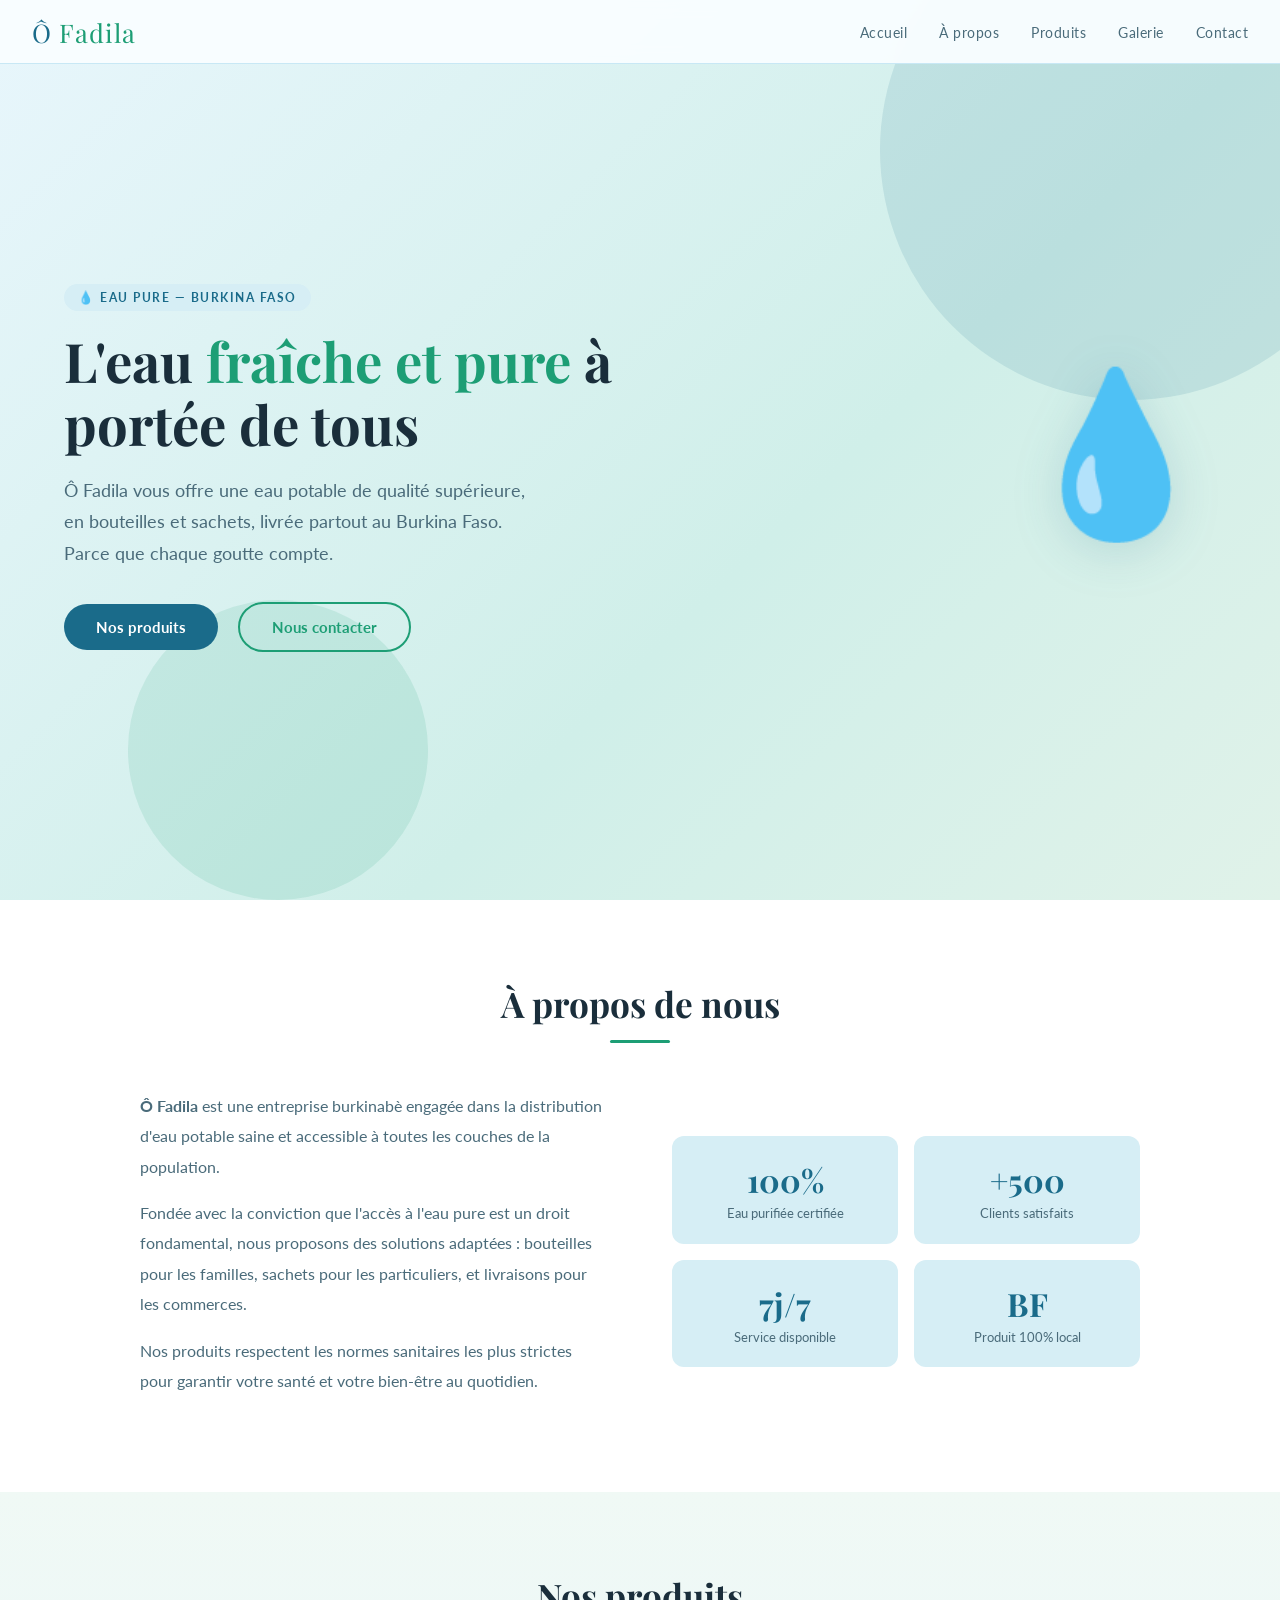
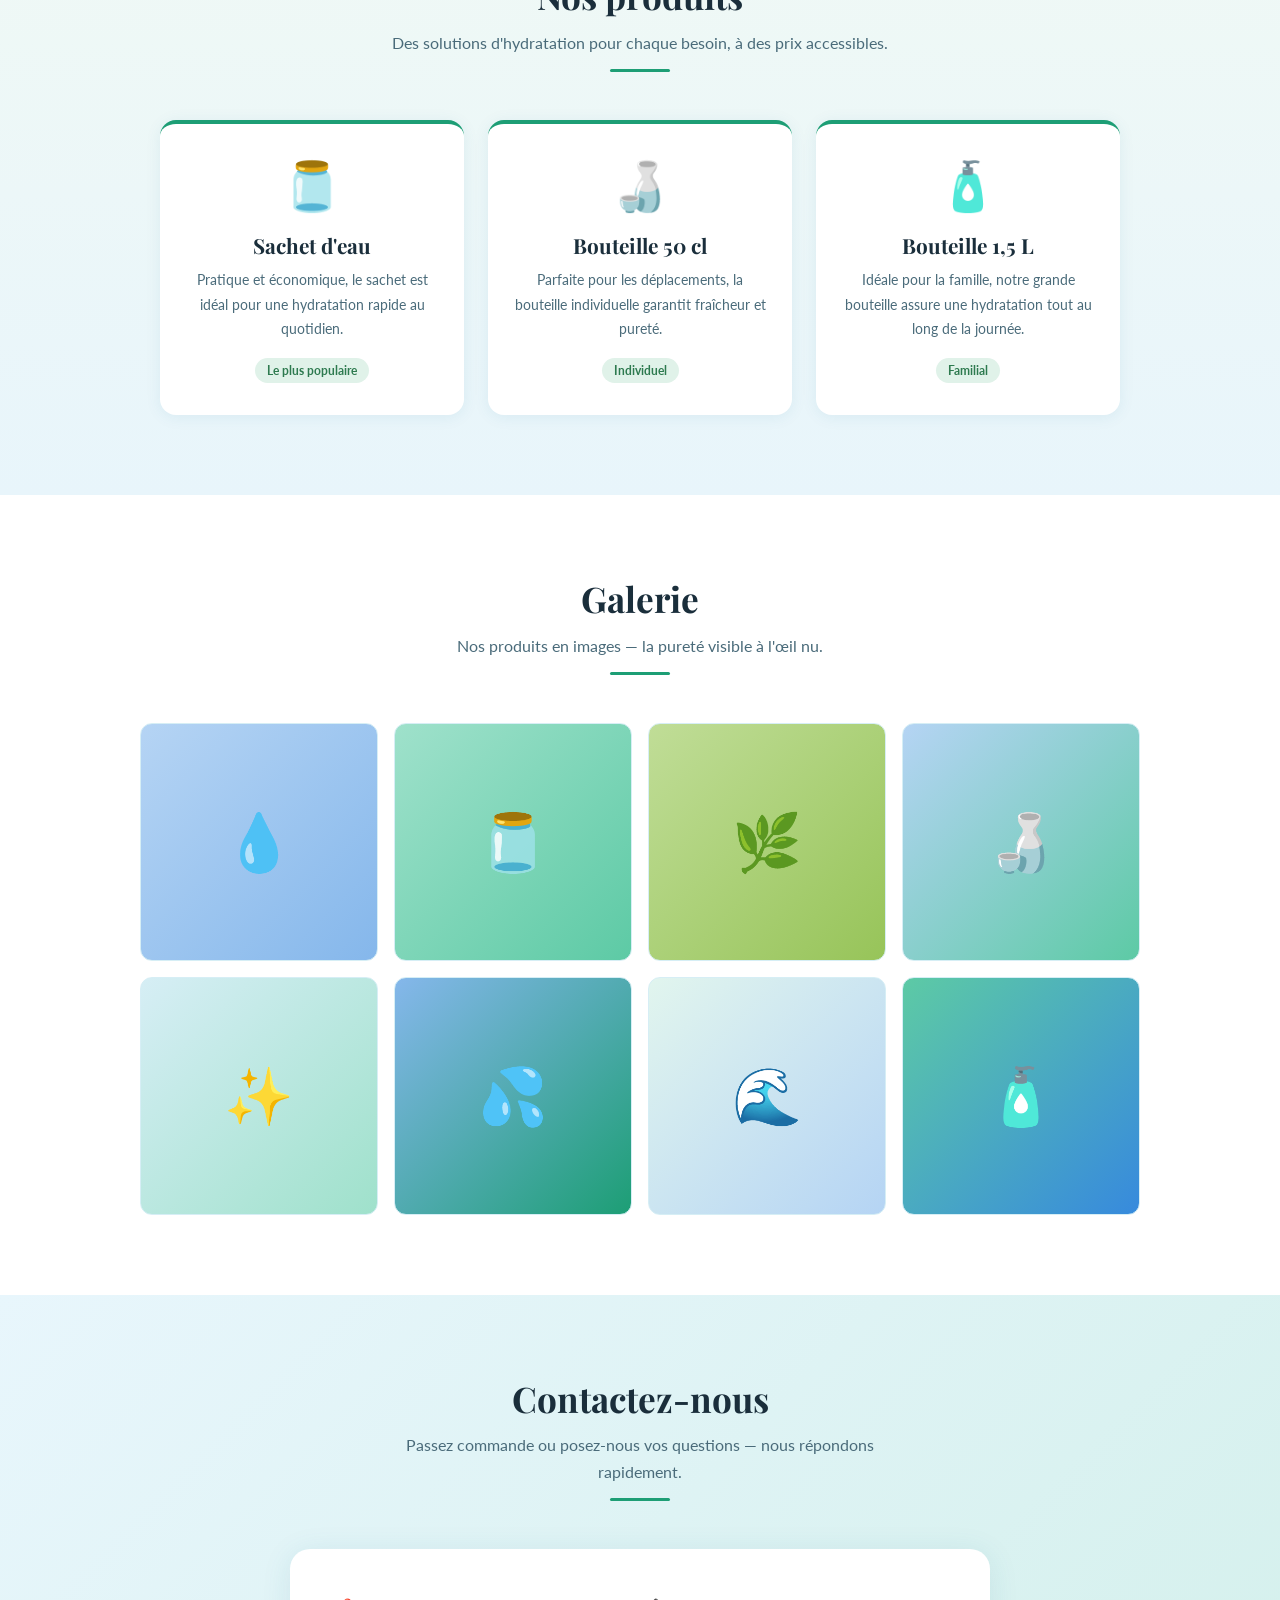
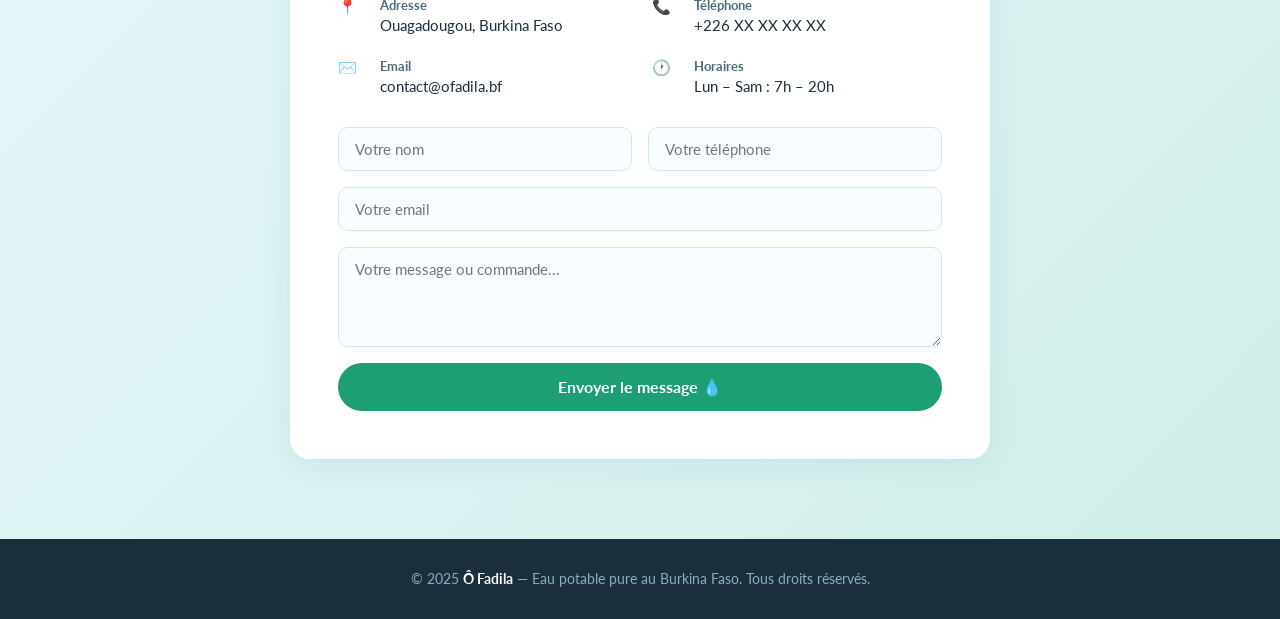
<file: site_o_fadila.html>
<!DOCTYPE html>
<html lang="fr">
<head>
<meta charset="UTF-8">
<meta name="viewport" content="width=device-width, initial-scale=1.0">
<title>Ô Fadila - Eau Pure du Burkina Faso</title>
<link href="https://fonts.googleapis.com/css2?family=Playfair+Display:wght@400;700&family=Lato:wght@300;400;700&display=swap" rel="stylesheet">
<style>
  * { margin: 0; padding: 0; box-sizing: border-box; }
  :root {
    --blue: #1a6b8a;
    --blue-light: #d6eef5;
    --green: #2d7a4f;
    --green-light: #e0f2e9;
    --teal: #1d9e75;
    --white: #f9fdff;
    --text: #1a2e3b;
    --text-muted: #4a6b7a;
    --accent: #0f6e56;
  }
  html { scroll-behavior: smooth; }
  body { font-family: 'Lato', sans-serif; background: var(--white); color: var(--text); }

  /* NAV */
  nav {
    position: fixed; top: 0; width: 100%; z-index: 100;
    background: rgba(249,253,255,0.95); backdrop-filter: blur(8px);
    border-bottom: 1px solid #c8e8f5;
    display: flex; align-items: center; justify-content: space-between;
    padding: 0 2rem; height: 64px;
  }
  .logo { font-family: 'Playfair Display', serif; font-size: 1.6rem; color: var(--blue); letter-spacing: 1px; }
  .logo span { color: var(--teal); }
  .nav-links { display: flex; gap: 2rem; list-style: none; }
  .nav-links a { text-decoration: none; color: var(--text-muted); font-size: 0.9rem; letter-spacing: 0.5px; transition: color 0.2s; }
  .nav-links a:hover { color: var(--blue); }

  /* HERO */
  #accueil {
    min-height: 100vh; display: flex; align-items: center;
    background: linear-gradient(135deg, #e8f6fc 0%, #d0efe9 60%, #e0f2e9 100%);
    padding: 100px 4rem 4rem; position: relative; overflow: hidden;
  }
  .hero-bg-circle {
    position: absolute; border-radius: 50%; opacity: 0.12;
  }
  .hero-bg-circle.c1 { width: 500px; height: 500px; background: var(--blue); top: -100px; right: -100px; }
  .hero-bg-circle.c2 { width: 300px; height: 300px; background: var(--teal); bottom: 0; left: 10%; }
  .hero-content { max-width: 600px; z-index: 1; }
  .hero-tag { display: inline-block; background: var(--blue-light); color: var(--blue); font-size: 0.78rem; font-weight: 700; letter-spacing: 1.5px; text-transform: uppercase; padding: 6px 14px; border-radius: 20px; margin-bottom: 1.2rem; }
  .hero-content h1 { font-family: 'Playfair Display', serif; font-size: 3.4rem; line-height: 1.15; color: var(--text); margin-bottom: 1.2rem; }
  .hero-content h1 em { color: var(--teal); font-style: normal; }
  .hero-content p { font-size: 1.1rem; color: var(--text-muted); line-height: 1.8; margin-bottom: 2rem; max-width: 480px; }
  .btn { display: inline-block; padding: 14px 32px; border-radius: 50px; font-weight: 700; font-size: 0.95rem; text-decoration: none; transition: all 0.2s; cursor: pointer; border: none; }
  .btn-primary { background: var(--blue); color: white; }
  .btn-primary:hover { background: #145a75; transform: translateY(-2px); }
  .btn-outline { background: transparent; color: var(--teal); border: 2px solid var(--teal); margin-left: 1rem; }
  .btn-outline:hover { background: var(--teal); color: white; }
  .hero-water {
    position: absolute; right: 4rem; top: 50%; transform: translateY(-50%);
    z-index: 1;
  }
  .water-drop { font-size: 10rem; filter: drop-shadow(0 8px 24px rgba(26,107,138,0.18)); }

  /* SECTIONS communes */
  section { padding: 5rem 4rem; }
  .section-title { text-align: center; margin-bottom: 3rem; }
  .section-title h2 { font-family: 'Playfair Display', serif; font-size: 2.2rem; color: var(--text); margin-bottom: 0.6rem; }
  .section-title p { color: var(--text-muted); font-size: 1rem; max-width: 520px; margin: 0 auto; line-height: 1.7; }
  .section-title .underline { width: 60px; height: 3px; background: var(--teal); margin: 0.8rem auto 0; border-radius: 2px; }

  /* À PROPOS */
  #apropos { background: white; }
  .apropos-grid { display: grid; grid-template-columns: 1fr 1fr; gap: 4rem; align-items: center; max-width: 1000px; margin: 0 auto; }
  .apropos-text p { color: var(--text-muted); line-height: 1.9; margin-bottom: 1rem; font-size: 1rem; }
  .apropos-stats { display: grid; grid-template-columns: 1fr 1fr; gap: 1rem; }
  .stat-card { background: var(--blue-light); border-radius: 12px; padding: 1.4rem; text-align: center; }
  .stat-card .number { font-family: 'Playfair Display', serif; font-size: 2rem; color: var(--blue); font-weight: 700; }
  .stat-card .label { font-size: 0.82rem; color: var(--text-muted); margin-top: 4px; }

  /* PRODUITS */
  #produits { background: linear-gradient(180deg, #f0f9f5 0%, #e8f5fb 100%); }
  .produits-grid { display: grid; grid-template-columns: repeat(3, 1fr); gap: 1.5rem; max-width: 960px; margin: 0 auto; }
  .produit-card {
    background: white; border-radius: 16px; padding: 2rem 1.5rem;
    box-shadow: 0 2px 16px rgba(26,107,138,0.08);
    text-align: center; transition: transform 0.2s;
    border-top: 4px solid var(--teal);
  }
  .produit-card:hover { transform: translateY(-6px); }
  .produit-icon { font-size: 3rem; margin-bottom: 1rem; }
  .produit-card h3 { font-family: 'Playfair Display', serif; font-size: 1.3rem; color: var(--text); margin-bottom: 0.6rem; }
  .produit-card p { font-size: 0.9rem; color: var(--text-muted); line-height: 1.7; margin-bottom: 1rem; }
  .produit-badge { display: inline-block; background: var(--green-light); color: var(--green); font-size: 0.78rem; font-weight: 700; padding: 5px 12px; border-radius: 20px; }

  /* GALERIE */
  #galerie { background: white; }
  .galerie-grid { display: grid; grid-template-columns: repeat(4, 1fr); gap: 1rem; max-width: 1000px; margin: 0 auto; }
  .galerie-item {
    border-radius: 12px; overflow: hidden; aspect-ratio: 1;
    display: flex; align-items: center; justify-content: center;
    font-size: 3.5rem; border: 1px solid #d6eef5;
  }
  .galerie-item.g1 { background: linear-gradient(135deg, #b5d4f4, #85b7eb); }
  .galerie-item.g2 { background: linear-gradient(135deg, #9fe1cb, #5dcaa5); }
  .galerie-item.g3 { background: linear-gradient(135deg, #c0dd97, #97c459); }
  .galerie-item.g4 { background: linear-gradient(135deg, #b5d4f4, #5dcaa5); }
  .galerie-item.g5 { background: linear-gradient(135deg, #d6eef5, #9fe1cb); }
  .galerie-item.g6 { background: linear-gradient(135deg, #85b7eb, #1d9e75); }
  .galerie-item.g7 { background: linear-gradient(135deg, #e1f5ee, #b5d4f4); }
  .galerie-item.g8 { background: linear-gradient(135deg, #5dcaa5, #378add); }

  /* CONTACT */
  #contact { background: linear-gradient(135deg, #e8f6fc, #d0efe9); }
  .contact-box { max-width: 700px; margin: 0 auto; background: white; border-radius: 20px; padding: 3rem; box-shadow: 0 4px 30px rgba(26,107,138,0.1); }
  .contact-infos { display: grid; grid-template-columns: 1fr 1fr; gap: 1.5rem; margin-bottom: 2rem; }
  .contact-info-item { display: flex; align-items: flex-start; gap: 12px; }
  .contact-icon { font-size: 1.4rem; min-width: 30px; }
  .contact-info-item strong { display: block; font-size: 0.82rem; color: var(--text-muted); margin-bottom: 2px; }
  .contact-info-item span { color: var(--text); font-size: 0.95rem; }
  .contact-form { display: flex; flex-direction: column; gap: 1rem; }
  .form-row { display: grid; grid-template-columns: 1fr 1fr; gap: 1rem; }
  input, textarea {
    width: 100%; padding: 12px 16px; border: 1.5px solid #c8e8f5;
    border-radius: 10px; font-family: 'Lato', sans-serif; font-size: 0.95rem;
    color: var(--text); background: var(--white);
    outline: none; transition: border-color 0.2s;
  }
  input:focus, textarea:focus { border-color: var(--teal); }
  textarea { resize: vertical; min-height: 100px; }
  .btn-send { background: var(--teal); color: white; padding: 14px 36px; border-radius: 50px; border: none; font-family: 'Lato', sans-serif; font-size: 1rem; font-weight: 700; cursor: pointer; transition: all 0.2s; }
  .btn-send:hover { background: var(--accent); transform: translateY(-2px); }

  /* FOOTER */
  footer { background: var(--text); color: #8ab0c2; text-align: center; padding: 2rem; font-size: 0.85rem; }
  footer strong { color: white; }
</style>
</head>
<body>

<nav>
  <div class="logo">Ô <span>Fadila</span></div>
  <ul class="nav-links">
    <li><a href="#accueil">Accueil</a></li>
    <li><a href="#apropos">À propos</a></li>
    <li><a href="#produits">Produits</a></li>
    <li><a href="#galerie">Galerie</a></li>
    <li><a href="#contact">Contact</a></li>
  </ul>
</nav>

<!-- HERO -->
<section id="accueil">
  <div class="hero-bg-circle c1"></div>
  <div class="hero-bg-circle c2"></div>
  <div class="hero-content">
    <span class="hero-tag">💧 Eau pure — Burkina Faso</span>
    <h1>L'eau <em>fraîche et pure</em> à portée de tous</h1>
    <p>Ô Fadila vous offre une eau potable de qualité supérieure, en bouteilles et sachets, livrée partout au Burkina Faso. Parce que chaque goutte compte.</p>
    <a href="#produits" class="btn btn-primary">Nos produits</a>
    <a href="#contact" class="btn btn-outline">Nous contacter</a>
  </div>
  <div class="hero-water">
    <div class="water-drop">💧</div>
  </div>
</section>

<!-- À PROPOS -->
<section id="apropos">
  <div class="section-title">
    <h2>À propos de nous</h2>
    <div class="underline"></div>
  </div>
  <div class="apropos-grid">
    <div class="apropos-text">
      <p><strong>Ô Fadila</strong> est une entreprise burkinabè engagée dans la distribution d'eau potable saine et accessible à toutes les couches de la population.</p>
      <p>Fondée avec la conviction que l'accès à l'eau pure est un droit fondamental, nous proposons des solutions adaptées : bouteilles pour les familles, sachets pour les particuliers, et livraisons pour les commerces.</p>
      <p>Nos produits respectent les normes sanitaires les plus strictes pour garantir votre santé et votre bien-être au quotidien.</p>
    </div>
    <div class="apropos-stats">
      <div class="stat-card"><div class="number">100%</div><div class="label">Eau purifiée certifiée</div></div>
      <div class="stat-card"><div class="number">+500</div><div class="label">Clients satisfaits</div></div>
      <div class="stat-card"><div class="number">7j/7</div><div class="label">Service disponible</div></div>
      <div class="stat-card"><div class="number">BF</div><div class="label">Produit 100% local</div></div>
    </div>
  </div>
</section>

<!-- PRODUITS -->
<section id="produits">
  <div class="section-title">
    <h2>Nos produits</h2>
    <p>Des solutions d'hydratation pour chaque besoin, à des prix accessibles.</p>
    <div class="underline"></div>
  </div>
  <div class="produits-grid">
    <div class="produit-card">
      <div class="produit-icon">🫙</div>
      <h3>Sachet d'eau</h3>
      <p>Pratique et économique, le sachet est idéal pour une hydratation rapide au quotidien.</p>
      <span class="produit-badge">Le plus populaire</span>
    </div>
    <div class="produit-card">
      <div class="produit-icon">🍶</div>
      <h3>Bouteille 50 cl</h3>
      <p>Parfaite pour les déplacements, la bouteille individuelle garantit fraîcheur et pureté.</p>
      <span class="produit-badge">Individuel</span>
    </div>
    <div class="produit-card">
      <div class="produit-icon">🧴</div>
      <h3>Bouteille 1,5 L</h3>
      <p>Idéale pour la famille, notre grande bouteille assure une hydratation tout au long de la journée.</p>
      <span class="produit-badge">Familial</span>
    </div>
  </div>
</section>

<!-- GALERIE -->
<section id="galerie">
  <div class="section-title">
    <h2>Galerie</h2>
    <p>Nos produits en images — la pureté visible à l'œil nu.</p>
    <div class="underline"></div>
  </div>
  <div class="galerie-grid">
    <div class="galerie-item g1">💧</div>
    <div class="galerie-item g2">🫙</div>
    <div class="galerie-item g3">🌿</div>
    <div class="galerie-item g4">🍶</div>
    <div class="galerie-item g5">✨</div>
    <div class="galerie-item g6">💦</div>
    <div class="galerie-item g7">🌊</div>
    <div class="galerie-item g8">🧴</div>
  </div>
</section>

<!-- CONTACT -->
<section id="contact">
  <div class="section-title">
    <h2>Contactez-nous</h2>
    <p>Passez commande ou posez-nous vos questions — nous répondons rapidement.</p>
    <div class="underline"></div>
  </div>
  <div class="contact-box">
    <div class="contact-infos">
      <div class="contact-info-item">
        <span class="contact-icon">📍</span>
        <div><strong>Adresse</strong><span>Ouagadougou, Burkina Faso</span></div>
      </div>
      <div class="contact-info-item">
        <span class="contact-icon">📞</span>
        <div><strong>Téléphone</strong><span>+226 XX XX XX XX</span></div>
      </div>
      <div class="contact-info-item">
        <span class="contact-icon">✉️</span>
        <div><strong>Email</strong><span>contact@ofadila.bf</span></div>
      </div>
      <div class="contact-info-item">
        <span class="contact-icon">🕐</span>
        <div><strong>Horaires</strong><span>Lun – Sam : 7h – 20h</span></div>
      </div>
    </div>
    <div class="contact-form">
      <div class="form-row">
        <input type="text" placeholder="Votre nom" />
        <input type="text" placeholder="Votre téléphone" />
      </div>
      <input type="email" placeholder="Votre email" />
      <textarea placeholder="Votre message ou commande..."></textarea>
      <button class="btn-send">Envoyer le message 💧</button>
    </div>
  </div>
</section>

<footer>
  <p>© 2025 <strong>Ô Fadila</strong> — Eau potable pure au Burkina Faso. Tous droits réservés.</p>
</footer>

</body>
</html>
</file>
